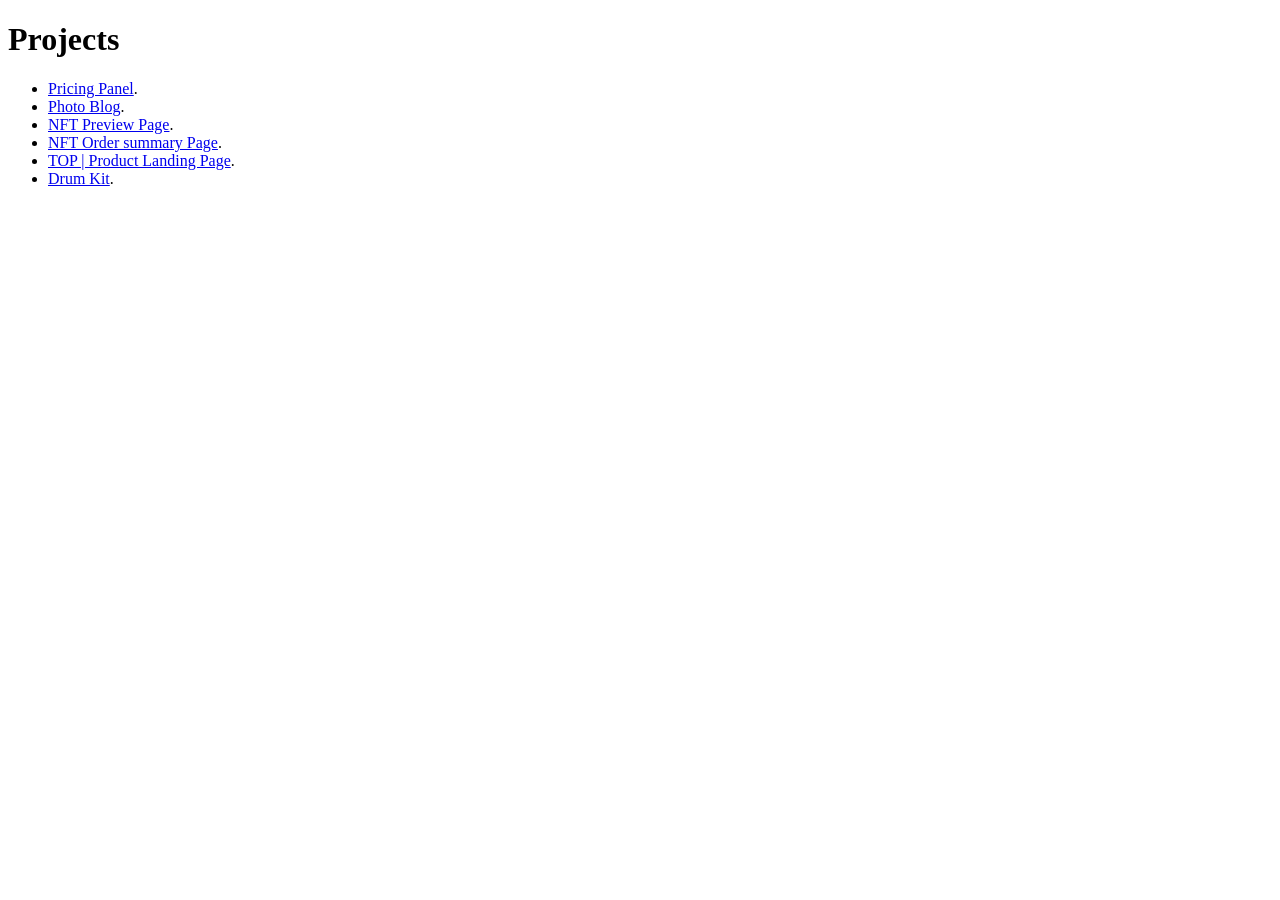
<file: index.html>
<!DOCTYPE html>
<html lang="en">
<head>
    <meta charset="UTF-8">
    <meta http-equiv="X-UA-Compatible" content="IE=edge">
    <meta name="viewport" content="width=device-width, initial-scale=1.0">
    <title>Main Page</title>
</head>
<body>

    <h1>Projects</h1>

    <ul>
        <li><a href="/UdemyCourseWebDev/PriceTable/PricingPanel/OwnEffort/index.html">Pricing Panel</a>.</li>
        <li><a href="/UdemyCourseWebDev/PhotoBlog/index.html">Photo Blog</a>.</li>
        <li><a href="/UdemyCourseWebDev/FrontEndMentor/NFTPreviewCard/index.html">NFT Preview Page</a>.</li>
        <li><a href="/UdemyCourseWebDev/FrontEndMentor/OrderSummaryComponent/index.html">NFT Order summary Page</a>.</li>
        <li><a href="https://dragostinh.github.io/ProjectLandingPage/">TOP | Product Landing Page</a>.</li>
        <li><a href="/UdemyCourseWebDev/JSDrumKit/index-START.html">Drum Kit</a>.</li>
    </ul>
    
</body>
</html>
</file>
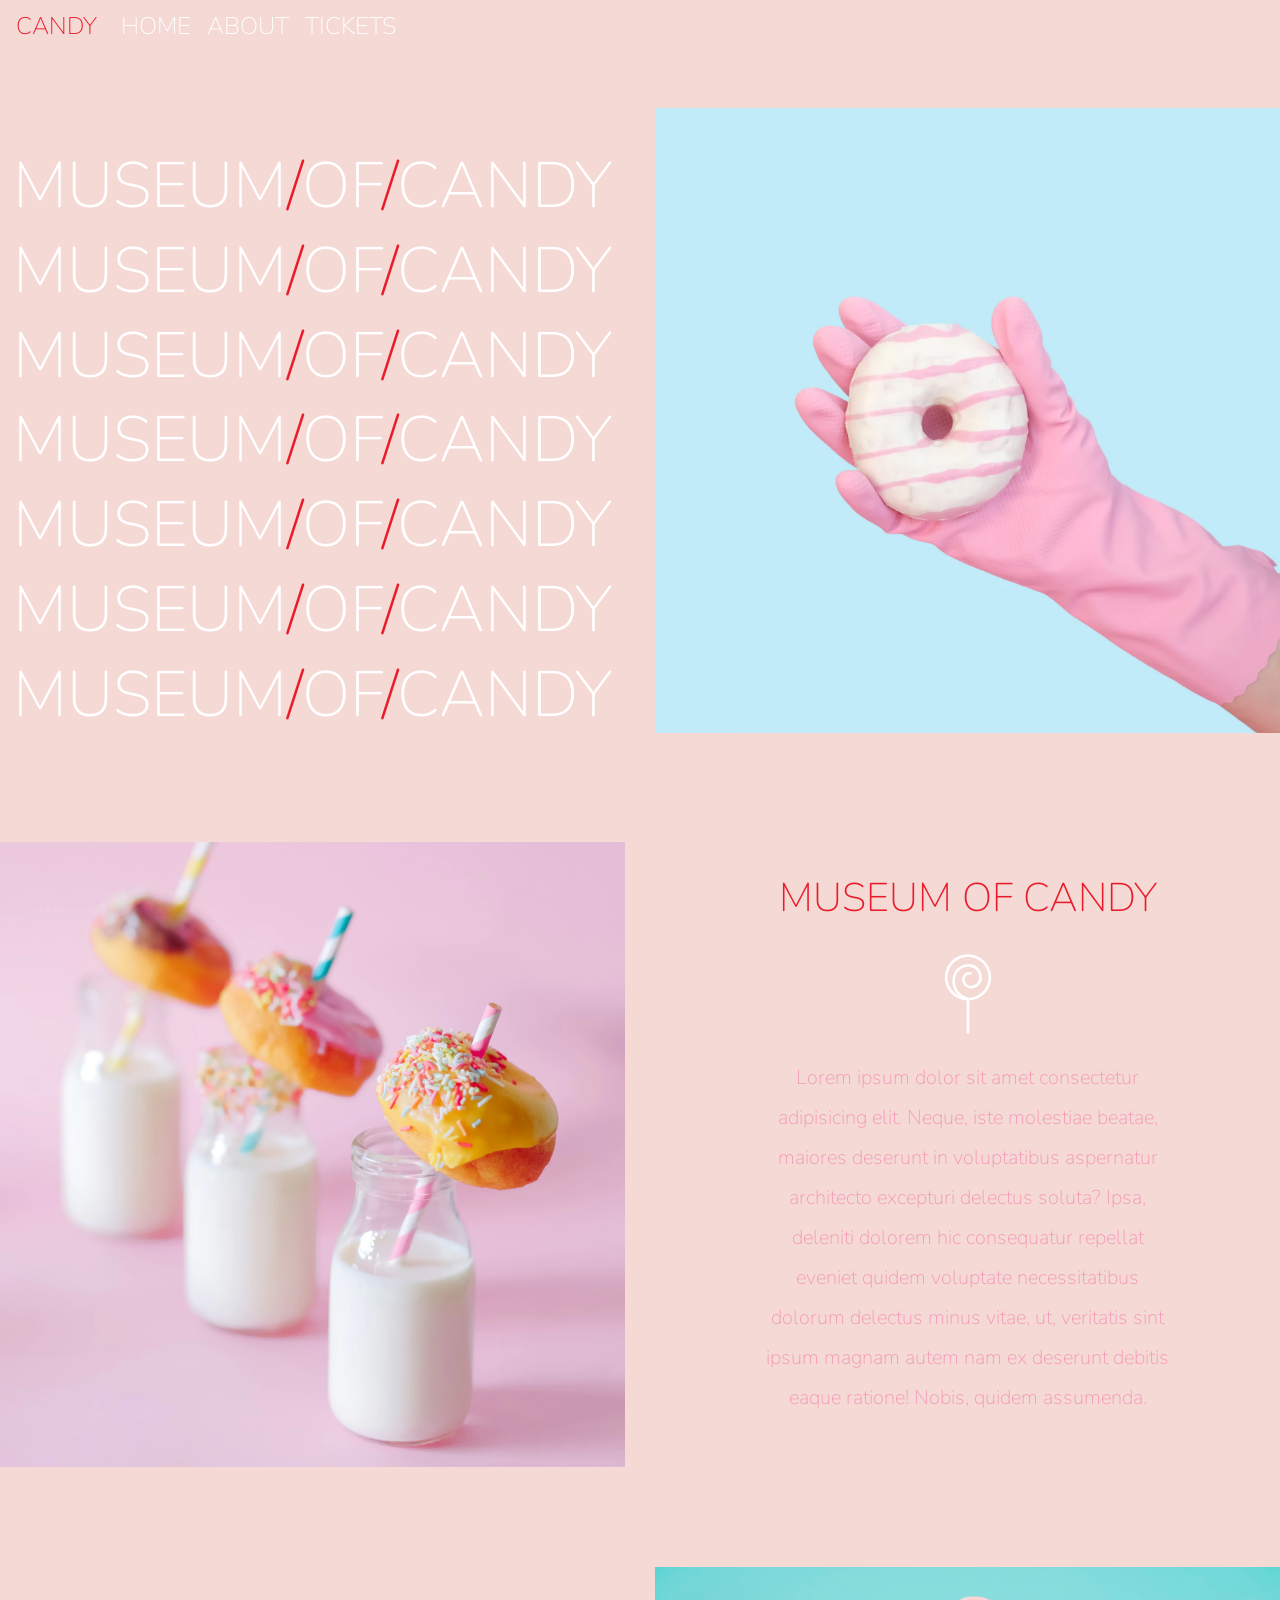
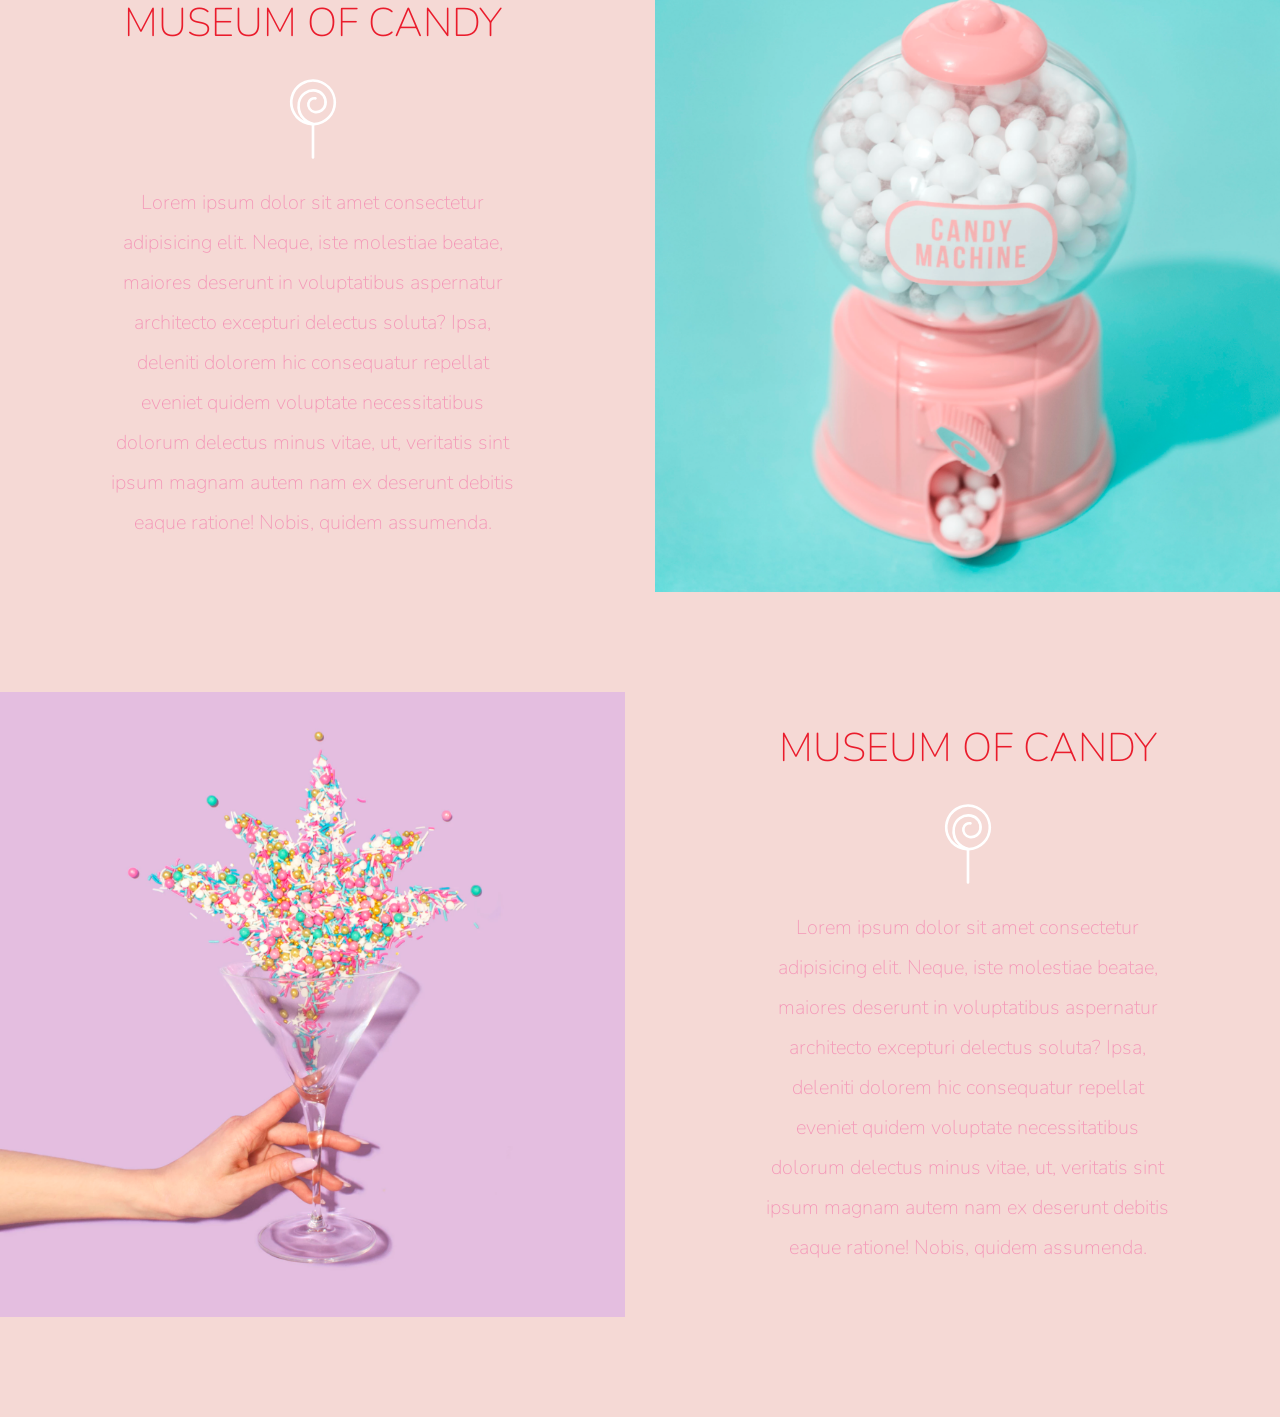
<file: BootstrapPage/index.html>
<!doctype html>
<html lang="en">

<head>
  <!-- Required meta tags -->
  <meta charset="utf-8">
  <meta name="viewport" content="width=device-width, initial-scale=1, shrink-to-fit=no">

  <!-- Google Font -->
  <link href="https://fonts.googleapis.com/css?family=Nunito:200,300,400,700" rel="stylesheet">

  <!-- Bootstrap CSS -->
  <link rel="stylesheet" href="https://stackpath.bootstrapcdn.com/bootstrap/4.1.3/css/bootstrap.min.css"
    integrity="sha384-MCw98/SFnGE8fJT3GXwEOngsV7Zt27NXFoaoApmYm81iuXoPkFOJwJ8ERdknLPMO" crossorigin="anonymous">

  <!-- Custom CSS -->
  <link rel="stylesheet" href="app.css">

  <title>Museum of Candy</title>
</head>

<body>

  <!-- MAIN NAV BAR STARTS HERE -->

  <nav id="mainNavbar" class="navbar navbar-dark navbar-expand-md py-0 fixed-top">
    <a href="#" class="navbar-brand">CANDY</a>
    <button class="navbar-toggler" data-toggle="collapse" data-target="#navLinks" aria-label="Toggle navigation">
        <span class="navbar-toggler-icon"></span>
    </button>
    <div class="collapse navbar-collapse" id="navLinks">
        <ul class="navbar-nav">
            <li class="nav-item">
                <a href="" class="nav-link">HOME</a>
            </li>
            <li class="nav-item">
                <a href="" class="nav-link">ABOUT</a>
            </li>
            <li class="nav-item">
                <a href="" class="nav-link">TICKETS</a>
            </li>
        </ul>
    </div>
</nav>

  <!-- FIRST CONTAINER -->
  <!-- First section -->

  <section class="container-fluid px-0">

    <div class="row align-items-center">

      <!-- 6 headings -->
      <div class="col-6">

        <div id="headings" class="text-white text-center d-none d-lg-block mt-5">
          <h1 class>
            MUSEUM<span>/</span>OF<span>/</span>CANDY
          </h1>
          <h1 class>
            MUSEUM<span>/</span>OF<span>/</span>CANDY
          </h1>
          <h1 class>
            MUSEUM<span>/</span>OF<span>/</span>CANDY
          </h1>
          <h1 class>
            MUSEUM<span>/</span>OF<span>/</span>CANDY
          </h1>
          <h1 class>
            MUSEUM<span>/</span>OF<span>/</span>CANDY
          </h1>
          <h1 class>
            MUSEUM<span>/</span>OF<span>/</span>CANDY
          </h1>
          <h1 class>
            MUSEUM<span>/</span>OF<span>/</span>CANDY
          </h1>
        </div>

      </div>
      <div class="col-lg-6">
        <img src="../BootstrapPage/imgs/hand2.png" class="img-fluid" alt="...">
      </div>

  </section>

  <!-- Second section -->

  <section class="container-fluid px-0">

    <div class="row align-items-center content">

      <div class="col-md-6 order-2 order-md-1">
        <img src="imgs/milk.png" class="img-fluid" alt="">
      </div>

      <div class="col-md-6 text-center order-1 order-md-2">
        <div class="row justify-content-center">
          <div class="col-10 col-lg-8">
            <h2 class>
              MUSEUM OF CANDY
            </h2>

            <img src="imgs/lolli_icon.png" alt="" class="d-none d-lg-inline">
            <p class="lead">Lorem ipsum dolor sit amet consectetur adipisicing elit. Neque, iste molestiae
              beatae, maiores deserunt
              in voluptatibus
              aspernatur architecto excepturi delectus soluta? Ipsa, deleniti dolorem hic consequatur
              repellat eveniet quidem
              voluptate necessitatibus dolorum delectus minus vitae, ut, veritatis sint ipsum magnam
              autem nam ex deserunt debitis
              eaque ratione! Nobis, quidem assumenda.</p>
          </div>
        </div>
      </div>

    </div>

  </section>

  <!-- Third section -->

  <section class="container-fluid px-0">

    <div class="row align-items-center content">



      <div class="col-md-6 text-center">
        <div class="row justify-content-center">
          <div class="col-10 col-lg-8">
            <h2 class>
              MUSEUM OF CANDY
            </h2>

            <img src="imgs/lolli_icon.png" alt="" class="d-none d-lg-inline">
            <p class="lead">Lorem ipsum dolor sit amet consectetur adipisicing elit. Neque, iste molestiae
              beatae, maiores deserunt
              in voluptatibus
              aspernatur architecto excepturi delectus soluta? Ipsa, deleniti dolorem hic consequatur
              repellat eveniet quidem
              voluptate necessitatibus dolorum delectus minus vitae, ut, veritatis sint ipsum magnam
              autem nam ex deserunt debitis
              eaque ratione! Nobis, quidem assumenda.</p>
          </div>
        </div>
      </div>

      <div class="col-md-6">
        <img src="imgs/gumball.png" class="img-fluid" alt="">
      </div>

    </div>

  </section>

  <!-- Fourth Section -->

  <section class="container-fluid px-0">

    <div class="row align-items-center content">

      <div class="col-md-6 order-2 order-md-1">
        <img src="imgs/sprinkles.png" class="img-fluid" alt="">
      </div>

      <div class="col-md-6 text-center order-1 order-md-2">
        <div class="row justify-content-center">
          <div class="col-10 col-lg-8">
            <h2 class>
              MUSEUM OF CANDY
            </h2>

            <img src="imgs/lolli_icon.png" alt="" class="d-none d-lg-inline">
            <p class="lead">Lorem ipsum dolor sit amet consectetur adipisicing elit. Neque, iste molestiae
              beatae, maiores deserunt
              in voluptatibus
              aspernatur architecto excepturi delectus soluta? Ipsa, deleniti dolorem hic consequatur
              repellat eveniet quidem
              voluptate necessitatibus dolorum delectus minus vitae, ut, veritatis sint ipsum magnam
              autem nam ex deserunt debitis
              eaque ratione! Nobis, quidem assumenda.</p>
          </div>
        </div>
      </div>

    </div>

  </section>




  <!-- Optional JavaScript -->
  <!-- jQuery first, then Popper.js, then Bootstrap JS -->
  <script src="https://code.jquery.com/jquery-3.3.1.slim.min.js"
    integrity="sha384-q8i/X+965DzO0rT7abK41JStQIAqVgRVzpbzo5smXKp4YfRvH+8abtTE1Pi6jizo"
    crossorigin="anonymous"></script>
  <script src="https://cdnjs.cloudflare.com/ajax/libs/popper.js/1.14.3/umd/popper.min.js"
    integrity="sha384-ZMP7rVo3mIykV+2+9J3UJ46jBk0WLaUAdn689aCwoqbBJiSnjAK/l8WvCWPIPm49"
    crossorigin="anonymous"></script>
  <script src="https://stackpath.bootstrapcdn.com/bootstrap/4.1.3/js/bootstrap.min.js"
    integrity="sha384-ChfqqxuZUCnJSK3+MXmPNIyE6ZbWh2IMqE241rYiqJxyMiZ6OW/JmZQ5stwEULTy"
    crossorigin="anonymous"></script>



  <script>
    $(function () {
      $(document).scroll(function () {
        var $nav = $("#mainNavbar");
        $nav.toggleClass("scrolled", $(this).scrollTop() > $nav.height());
      });
    });
  </script>

</body>

</html>
</file>
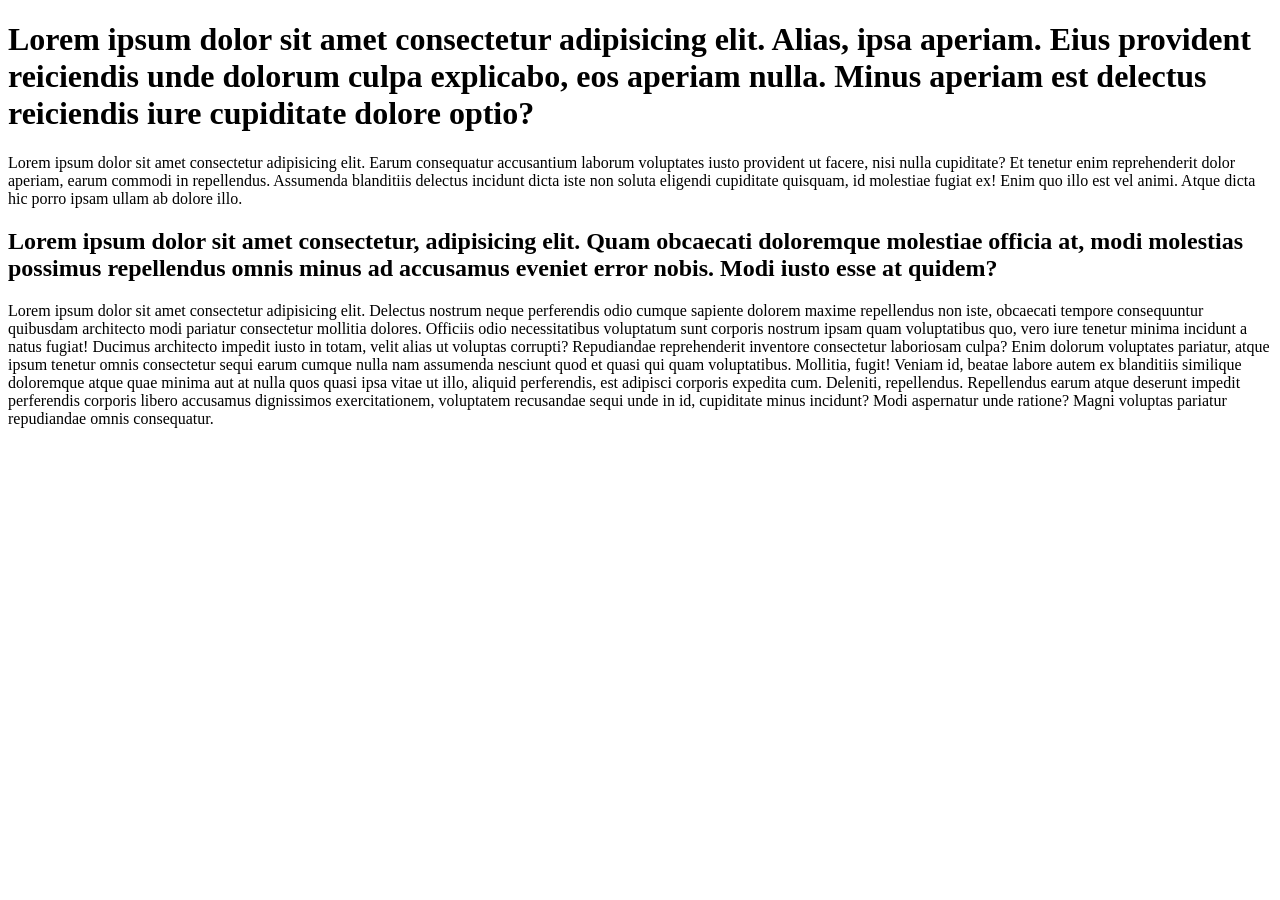
<file: CSS/index.html>
<!DOCTYPE html>
<html lang="en">

<head>
    <meta charset="UTF-8">
    <meta http-equiv="X-UA-Compatible" content="IE=edge">
    <meta name="viewport" content="width=device-width, initial-scale=1.0">
    <title>Document</title>
</head>

<body>
    <h1>
        Lorem ipsum dolor sit amet consectetur adipisicing elit. Alias, ipsa aperiam. Eius provident reiciendis unde
        dolorum culpa explicabo, eos aperiam nulla. Minus aperiam est delectus reiciendis iure cupiditate dolore optio?
    </h1>

    <p>
        Lorem ipsum dolor sit amet consectetur adipisicing elit. Earum consequatur accusantium laborum voluptates iusto
        provident ut facere, nisi nulla cupiditate? Et tenetur enim reprehenderit dolor aperiam, earum commodi in
        repellendus.
        Assumenda blanditiis delectus incidunt dicta iste non soluta eligendi cupiditate quisquam, id molestiae fugiat
        ex! Enim quo illo est vel animi. Atque dicta hic porro ipsam ullam ab dolore illo.
    </p>

    <h2>
        Lorem ipsum dolor sit amet consectetur, adipisicing elit. Quam obcaecati doloremque molestiae officia at, modi
        molestias possimus repellendus omnis minus ad accusamus eveniet error nobis. Modi iusto esse at quidem?</h2>

    <p>
        Lorem ipsum dolor sit amet consectetur adipisicing elit. Delectus nostrum neque perferendis odio cumque sapiente
        dolorem maxime repellendus non iste, obcaecati tempore consequuntur quibusdam architecto modi pariatur
        consectetur mollitia dolores.
        Officiis odio necessitatibus voluptatum sunt corporis nostrum ipsam quam voluptatibus quo, vero iure tenetur
        minima incidunt a natus fugiat! Ducimus architecto impedit iusto in totam, velit alias ut voluptas corrupti?
        Repudiandae reprehenderit inventore consectetur laboriosam culpa? Enim dolorum voluptates pariatur, atque ipsum
        tenetur omnis consectetur sequi earum cumque nulla nam assumenda nesciunt quod et quasi qui quam voluptatibus.
        Mollitia, fugit!
        Veniam id, beatae labore autem ex blanditiis similique doloremque atque quae minima aut at nulla quos quasi ipsa
        vitae ut illo, aliquid perferendis, est adipisci corporis expedita cum. Deleniti, repellendus.
        Repellendus earum atque deserunt impedit perferendis corporis libero accusamus dignissimos exercitationem,
        voluptatem recusandae sequi unde in id, cupiditate minus incidunt? Modi aspernatur unde ratione? Magni voluptas
        pariatur repudiandae omnis consequatur.</p>
</body>

</html>
</file>
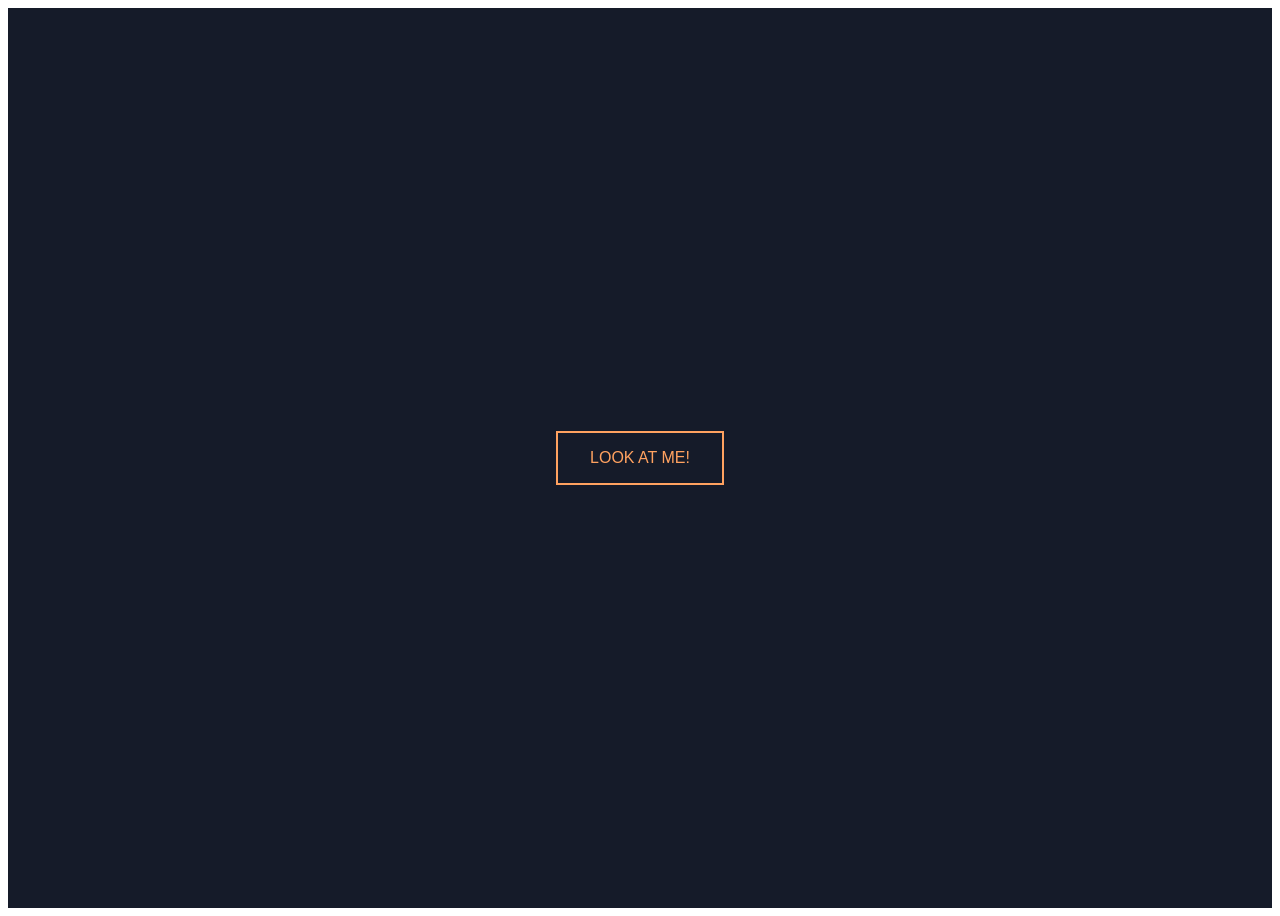
<file: Transformations/index.html>
<!DOCTYPE html>
<html lang="en">

<head>
    <meta charset="UTF-8">
    <meta http-equiv="X-UA-Compatible" content="IE=edge">
    <meta name="viewport" content="width=device-width, initial-scale=1.0">
    <title>Fancy Button</title>
    <link rel="stylesheet" href="styles.css">
    
</head>

<body>
    <div>

        <button>LOOK AT ME!</button>

    </div>

</body>

</html>
</file>
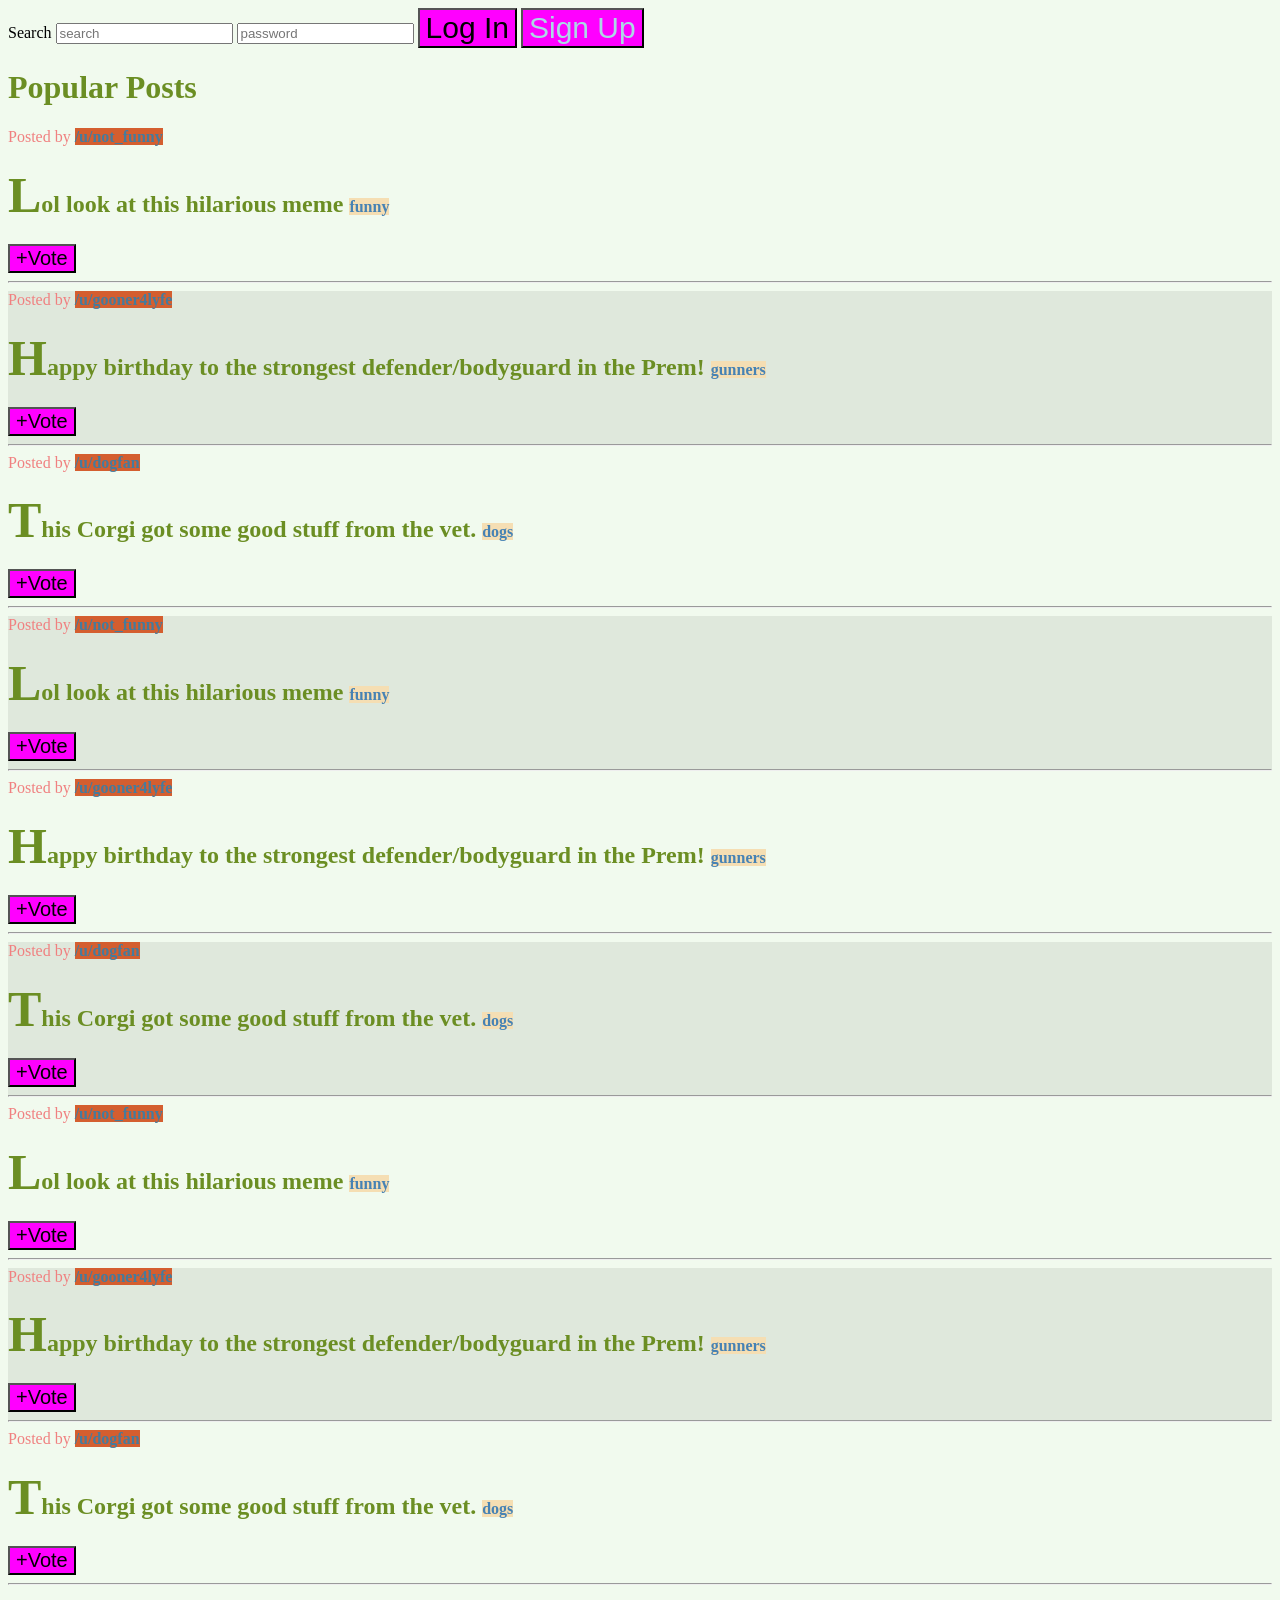
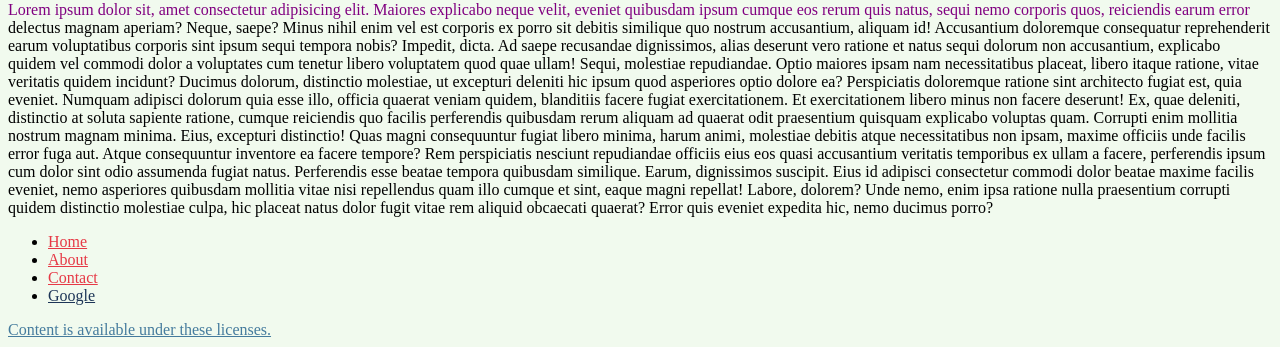
<file: CSS/CSS_Selectors/index.html>
<!DOCTYPE html>
<html lang="en">

<head>
    <meta charset="UTF-8">
    <meta name="viewport" content="width=device-width, initial-scale=1.0">
    <title>CSS Selectors</title>

    <link rel="stylesheet" href="app.css">
    <link rel="stylesheet" href="more_styles.css">
</head>


<body>
    <nav>
        <label for="search">Search</label>
        <input type="text" placeholder="search" id="search">
        <input type="password" placeholder="password">
        <button>Log In</button>
        <button id="signup">Sign Up</button>
    </nav>
    <main>
        <h1>Popular Posts</h1>
        <section class="post">
            <span>Posted by <a href="#213adas">/u/not_funny</a></span>
            <h2>Lol look at this hilarious meme <span class="tag">funny</span></h2>
            <button>+Vote</button>
            <hr>
        </section>
        <section class="post">
            <span>Posted by <a href="#345adas">/u/gooner4lyfe</a></span>
            <h2>Happy birthday to the strongest defender/bodyguard in the Prem! <span class="tag">gunners</span></h2>
            <button>+Vote</button>
            <hr>
        </section>
        <section class="post">
            <span>Posted by <a href="#981adas">/u/dogfan</a></span>
            <h2>This Corgi got some good stuff from the vet. <span class="tag">dogs</span></h2>
            <button>+Vote</button>
            <hr>
        </section>
        <section class="post">
            <span>Posted by <a href="#213adas">/u/not_funny</a></span>
            <h2>Lol look at this hilarious meme <span class="tag">funny</span></h2>
            <button>+Vote</button>
            <hr>
        </section>
        <section class="post">
            <span>Posted by <a href="#345adas">/u/gooner4lyfe</a></span>
            <h2>Happy birthday to the strongest defender/bodyguard in the Prem! <span class="tag">gunners</span></h2>
            <button>+Vote</button>
            <hr>
        </section>
        <section class="post">
            <span>Posted by <a href="#981adas">/u/dogfan</a></span>
            <h2>This Corgi got some good stuff from the vet. <span class="tag">dogs</span></h2>
            <button>+Vote</button>
            <hr>
        </section>
        <section class="post">
            <span>Posted by <a href="#213adas">/u/not_funny</a></span>
            <h2>Lol look at this hilarious meme <span class="tag">funny</span></h2>
            <button>+Vote</button>
            <hr>
        </section>
        <section class="post">
            <span>Posted by <a href="#345adas">/u/gooner4lyfe</a></span>
            <h2>Happy birthday to the strongest defender/bodyguard in the Prem! <span class="tag">gunners</span></h2>
            <button>+Vote</button>
            <hr>
        </section>
        <section class="post">
            <span>Posted by <a href="#981adas">/u/dogfan</a></span>
            <h2>This Corgi got some good stuff from the vet. <span class="tag">dogs</span></h2>
            <button>+Vote</button>
            <hr>
        </section>

        <p>Lorem ipsum dolor sit, amet consectetur adipisicing elit. Maiores explicabo neque velit, eveniet quibusdam
            ipsum cumque eos rerum quis natus, sequi nemo corporis quos, reiciendis earum error delectus magnam aperiam?
            Neque, saepe? Minus nihil enim vel est corporis ex porro sit debitis similique quo nostrum accusantium,
            aliquam id! Accusantium doloremque consequatur reprehenderit earum voluptatibus corporis sint ipsum sequi
            tempora nobis?
            Impedit, dicta. Ad saepe recusandae dignissimos, alias deserunt vero ratione et natus sequi dolorum non
            accusantium, explicabo quidem vel commodi dolor a voluptates cum tenetur libero voluptatem quod quae ullam!
            Sequi, molestiae repudiandae. Optio maiores ipsam nam necessitatibus placeat, libero itaque ratione, vitae
            veritatis quidem incidunt? Ducimus dolorum, distinctio molestiae, ut excepturi deleniti hic ipsum quod
            asperiores optio dolore ea?
            Perspiciatis doloremque ratione sint architecto fugiat est, quia eveniet. Numquam adipisci dolorum quia esse
            illo, officia quaerat veniam quidem, blanditiis facere fugiat exercitationem. Et exercitationem libero minus
            non facere deserunt!
            Ex, quae deleniti, distinctio at soluta sapiente ratione, cumque reiciendis quo facilis perferendis
            quibusdam rerum aliquam ad quaerat odit praesentium quisquam explicabo voluptas quam. Corrupti enim mollitia
            nostrum magnam minima.
            Eius, excepturi distinctio! Quas magni consequuntur fugiat libero minima, harum animi, molestiae debitis
            atque necessitatibus non ipsam, maxime officiis unde facilis error fuga aut. Atque consequuntur inventore ea
            facere tempore?
            Rem perspiciatis nesciunt repudiandae officiis eius eos quasi accusantium veritatis temporibus ex ullam a
            facere, perferendis ipsum cum dolor sint odio assumenda fugiat natus. Perferendis esse beatae tempora
            quibusdam similique.
            Earum, dignissimos suscipit. Eius id adipisci consectetur commodi dolor beatae maxime facilis eveniet, nemo
            asperiores quibusdam mollitia vitae nisi repellendus quam illo cumque et sint, eaque magni repellat! Labore,
            dolorem?
            Unde nemo, enim ipsa ratione nulla praesentium corrupti quidem distinctio molestiae culpa, hic placeat natus
            dolor fugit vitae rem aliquid obcaecati quaerat? Error quis eveniet expedita hic, nemo ducimus porro?</p>
    </main>
    <footer>
        <nav>
            <ul>
                <li>
                    <a href="#home">Home</a>
                </li>
                <li>
                    <a href="#about">About</a>
                </li>
                <li>
                    <a href="#contact">Contact</a>
                </li>
                <li>
                    <a href="www.google.com">Google</a>
                </li>
            </ul>
        </nav>
        <a href="#license">Content is available under these licenses.</a>
    </footer>

</body>

</html>
</file>
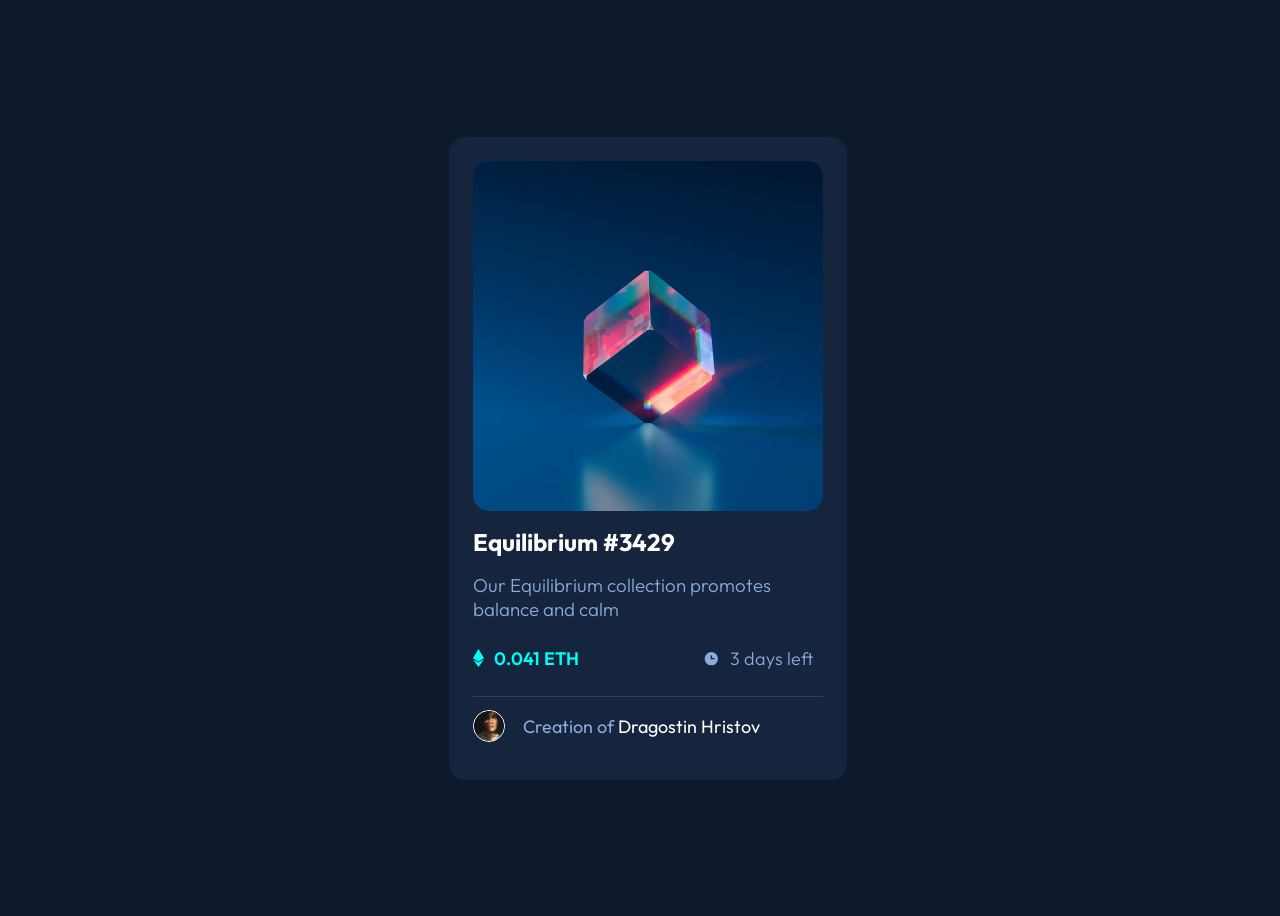
<file: FrontEndMentor/NFTPreviewCard/index.html>
<!DOCTYPE html>
<html lang="en">

<head>
    <meta charset="UTF-8">
    <meta http-equiv="X-UA-Compatible" content="IE=edge">
    <meta name="viewport" content="width=device-width, initial-scale=1.0">
    <title>NFT Preview Card</title>
    <link rel="stylesheet" href="style.css">
    <!-- Imported fron OUTFIT from Google Fonts -->
    <link rel="preconnect" href="https://fonts.googleapis.com">
    <link rel="preconnect" href="https://fonts.gstatic.com" crossorigin>
    <link href="https://fonts.googleapis.com/css2?family=Outfit:wght@300;400;600&display=swap" rel="stylesheet">
</head>

<body>

    <section id="card-container">
        <!-- testing code -->

        <figure class="cube-figure">
            <img class="cube-image" src="./img/image-equilibrium.jpg"
                alt="Image of a transparent cube standing on one of it's edges.">
            <figure class="icon-figure">
                <img class="hover-icon" src="./img/icon-view.svg" alt="eye icon on hover">
            </figure>

        </figure>



        <div id="text-info">

            <h2 class="card-title">Equilibrium #3429</h2>

            <h3 class="card-description">Our Equilibrium collection promotes balance and calm</h3>

        </div>
        <div class="card-paragraphs">

            <div class="eth-section">

                <img class="eth-img" src="./img/icon-ethereum.svg" alt="Icon for the crypto currency Etherium">

                <p class="eth">
                    0.041 ETH
                </p>
            </div>


            <div class="time-section">

                <img class="clock-img" src="./img/icon-clock.svg" alt="picture of a small clock showing 3 o'clock">

                <p class="clock">
                    3 days left
                </p>
            </div>

        </div>



        <footer class="card-footer">
            <img src="./img/image-avatar.png" alt="">

            <p>

                <span class="creation-of">Creation of</span> <span class="creator">Dragostin Hristov</span>
            </p>


        </footer>
        </div>



    </section>

</body>

</html>
</file>
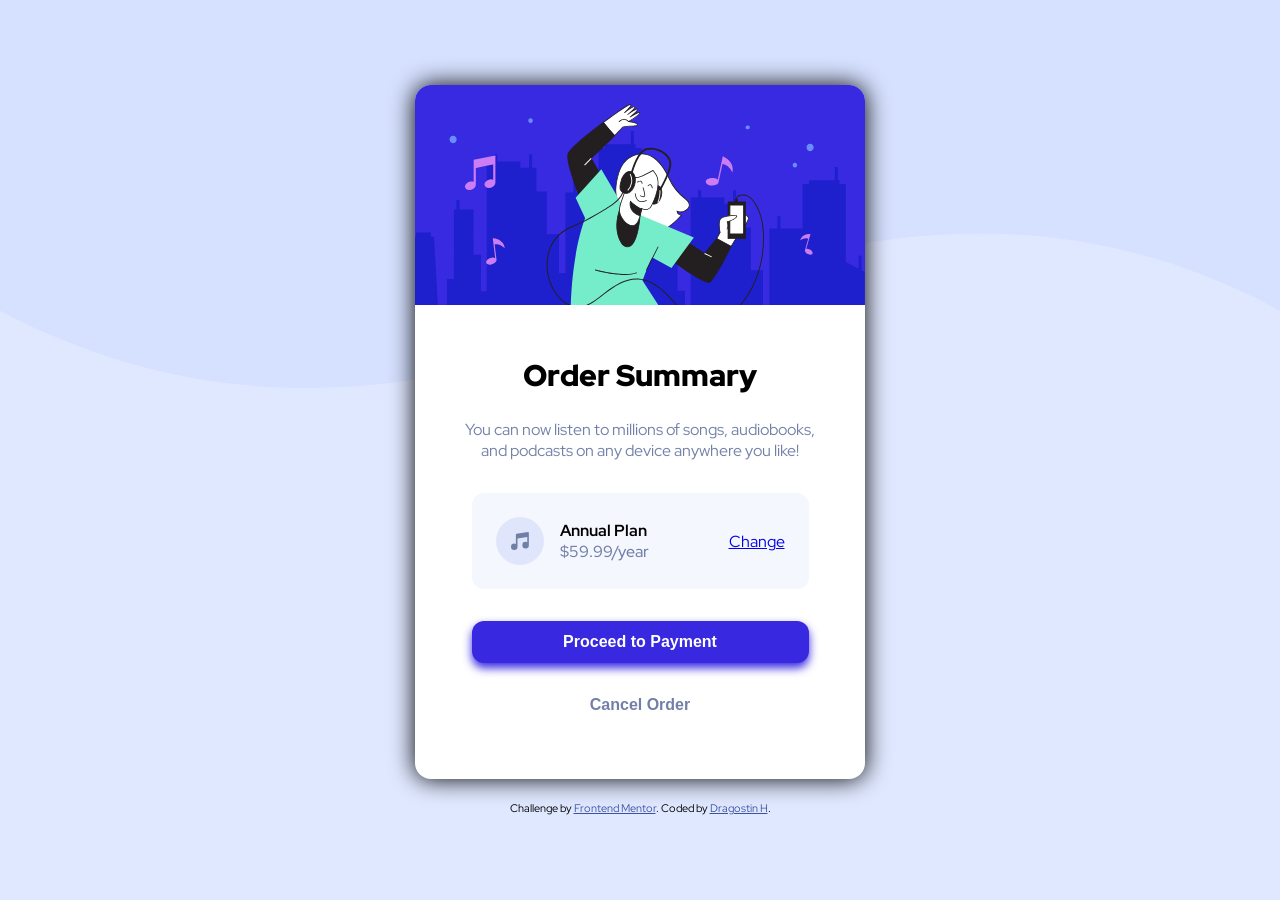
<file: FrontEndMentor/OrderSummaryComponent/index.html>
<!DOCTYPE html>
<html lang="en">

<head>
  <meta charset="UTF-8">
  <meta name="viewport" content="width=device-width, initial-scale=1.0">
  <!-- displays site properly based on user's device -->

  <link rel="stylesheet" href="style.css">
  <link rel="icon" type="image/png" sizes="32x32" href="./images/favicon-32x32.png">

  <!-- FONT FROM GOOGLE  -->
  <link rel="preconnect" href="https://fonts.googleapis.com">
  <link rel="preconnect" href="https://fonts.gstatic.com" crossorigin>
  <link href="https://fonts.googleapis.com/css2?family=Red+Hat+Display:wght@500;700;900&display=swap" rel="stylesheet">

  <title>Frontend Mentor | Order summary card</title>

  <!-- Feel free to remove these styles or customise in your own stylesheet 👍 -->
  <style>
    .attribution {
      font-size: 11px;
      text-align: center;
    }

    .attribution a {
      color: hsl(228, 45%, 44%);
    }
  </style>
</head>

<body>

  <section id="card-container">

    <figure class="img-container">
      <img class="top-img" src="./images/illustration-hero.svg" alt="a person dancing while wearing headphones">
    </figure>


    <div class="text-section">

      <h1>
        Order Summary
      </h1>
      <p>

        You can now listen to millions of songs, audiobooks, and podcasts on any
        device anywhere you like!

      </p>

    </div>
    <div class="lower-bit">
      <div class="plan-section">
        <img class="music-note-img" src="./images/icon-music.svg" alt="image of a music note">
        <p class="type-of-plan">
          Annual Plan
          <br>
          <span class="price">$59.99/year</span>
        </p>
        <a href="#" class="change-button">Change</a>
      </div>


      <button class="proceed-button">
        Proceed to Payment
      </button>

      <button class="cancel-button">
        Cancel Order
      </button>

    </div>
  </section>

  <div class="attribution">
    Challenge by <a href="https://www.frontendmentor.io?ref=challenge" target="_blank">Frontend Mentor</a>.
    Coded by <a href="#">Dragostin H</a>.
  </div>
</body>

</html>
</file>
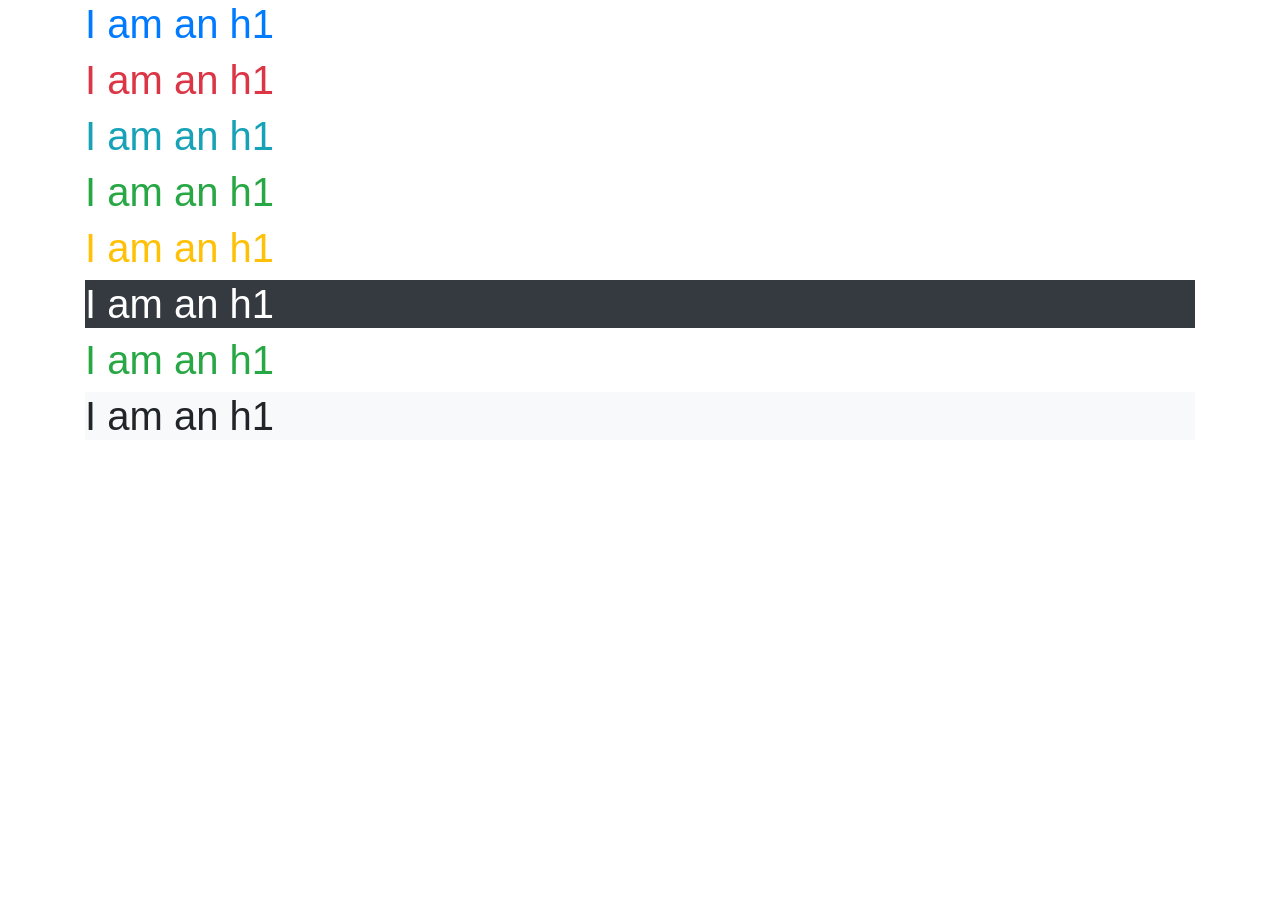
<file: BootstrapPage/Bootstrap4_Code/02_Colors/index.html>
<!doctype html>
<html lang="en">

<head>
    <!-- Required meta tags -->
    <meta charset="utf-8">
    <meta name="viewport" content="width=device-width, initial-scale=1, shrink-to-fit=no">

    <!-- Bootstrap CSS -->
    <link rel="stylesheet" href="https://stackpath.bootstrapcdn.com/bootstrap/4.1.3/css/bootstrap.min.css" integrity="sha384-MCw98/SFnGE8fJT3GXwEOngsV7Zt27NXFoaoApmYm81iuXoPkFOJwJ8ERdknLPMO"
        crossorigin="anonymous">

    <title>Colors</title>
</head>

<body>
    <div class="container">
        <h1 class="text-primary">I am an h1</h1>
        <h1 class="text-danger">I am an h1</h1>
        <h1 class="text-info">I am an h1</h1>
        <h1 class="text-success">I am an h1</h1>
        <h1 class="text-warning">I am an h1</h1>
        <h1 class="text-white bg-dark">I am an h1</h1>
        <h1 class="text-success">I am an h1</h1>
        <h1 class="bg-light">I am an h1</h1>
    </div>

    <!-- Optional JavaScript -->
    <!-- jQuery first, then Popper.js, then Bootstrap JS -->
    <script src="https://code.jquery.com/jquery-3.3.1.slim.min.js" integrity="sha384-q8i/X+965DzO0rT7abK41JStQIAqVgRVzpbzo5smXKp4YfRvH+8abtTE1Pi6jizo"
        crossorigin="anonymous"></script>
    <script src="https://cdnjs.cloudflare.com/ajax/libs/popper.js/1.14.3/umd/popper.min.js" integrity="sha384-ZMP7rVo3mIykV+2+9J3UJ46jBk0WLaUAdn689aCwoqbBJiSnjAK/l8WvCWPIPm49"
        crossorigin="anonymous"></script>
    <script src="https://stackpath.bootstrapcdn.com/bootstrap/4.1.3/js/bootstrap.min.js" integrity="sha384-ChfqqxuZUCnJSK3+MXmPNIyE6ZbWh2IMqE241rYiqJxyMiZ6OW/JmZQ5stwEULTy"
        crossorigin="anonymous"></script>
</body>

</html>
</file>
<file: BootstrapPage/app.css>
body {
    background-color: #f5d9d5;
    font-family: "Nunito", sans-serif;
}


#mainNavbar {
    font-size: 1.5rem;
    font-weight: 100;
}

#mainNavbar .navbar-brand {
    color: #EA1C2C;
    font-size: 1.5rem;


}

#navLinks .nav-link {
    color: white;
}

#navLinks .nav-link:hover {
    color: #EA1C2C;

}

#headings h1 {
    font-size: 64px;
    font-weight: 100;

}

#headings span {
    color: #EA1C2C;
}

img {
    vertical-align: middle;
    border-style: none;
}

.navbar.scrolled{
    background: rgb(222, 192, 222);
    transition: background 500ms;

}

@media (max-width: 1200px)  {
    #headings h1{
        font-weight: 100;
        font-size: 3rem;
    }

}

h2{
    color: #EA1C2C;
    font-weight: 100;
    font-size: 2.5rem;
}

.lead{
    color: #f498b8;
    font-weight: 100;
    font-size: 1.25rem;
    line-height: 2;
}

section{
    margin: 100px;
}
</file>
<file: Transformations/styles.css>
div {
    display: flex;
    align-items: center;
    justify-content: center;
    height: 100vh;
    background-color: #151b29;
}

button {
    background: none;
    color: #ffa260;
    border: 2px solid;
    padding: 1em 2em;
    font-size: 1em;
    transition: all 0.25s;
    transition: color 0.25s, border-color 0.25s, box-shadow 0.1s, transform 0.25s;
}

button:hover {
    border-color: rgb(128, 255, 0);
    color: wheat;
    box-shadow: 0 0.5em 0.5em -0.4em rgb(128, 255, 0);
    transform: translateY(-1.2em);
    cursor: pointer;
}
</file>
<file: CSS/CSS_Selectors/app.css>
/* * {
    background-color: cyan;
} */

body {
    background-color: #f1faee;
}

button {
    font-size: 30px;
    background-color: #a8dadc;
}

h1,h2 {
    color: #1d3557;
}

#signup{
    background-color: #1d3557;
    color: #f1faee;
}

span {
    color: #457b9d;
}

.tag {
    background-color: #e63946;
    color: #f1faee;
    font-size: 16px;
}

.post a {
    color: #457b9d;
    font-weight: 700;
    text-decoration: none;
}

footer a {
    color: #e63946;
}

h2 + button {
    font-size: 20px;
}

footer > a {
    color: #457b9d;
}

input[type="password"] {
    color: greenyellow;
}

a[href*="google"]{
    color: #1d3557;
}


.post a:hover {
    text-decoration: underline;
}


.post button:active {
    background-color: #02c39a;
}

.post:nth-of-type(2n){
    background-color: #dfe8dc;
}

h2::first-letter {
    font-size: 50px;
}

p::first-line {
    color: purple;
}

p::selection {
    background-color: #fcbf49;
}

.post button:hover {
    background-color: #e63946;
    color: #f1faee;
}

button:hover {
    background-color: olive;
}

button {
    background-color: magenta !important;
}
</file>
<file: CSS/CSS_Selectors/more_styles.css>
h1,h2 {
    color: olivedrab;
}

body{
    background-color: #f1faee ;
}

button{
    background-color: cadetblue;
}

#signup{
    background-color: darkblue;
    color: lightblue;
}

span{
    color: lightcoral;
}

.tag {
    background-color: wheat;
    color: steelblue;
}

.post a {
    background-color: rgb(212, 94, 47);
}

.footernav a{
    color: tomato;
    border: 1px solid grey;
}

/* p:hover{
    background-color: turquoise;
} */

/* p:nth-of-type(even){

} */

.footernav{
    border: 4px solid black;
    border-radius: 10px 100px / 120px;
}
</file>
<file: FrontEndMentor/NFTPreviewCard/style.css>
*,
::before,
::after {
    box-sizing: border-box;
}

:root {
    /* Colours */

    /* Primary */
    --primary-soft-blue: hsl(215, 51%, 70%);
    --primary-cyan: rgb(0, 255, 247);


    /* Neutral */
    --main-bg-color: hsl(217, 54%, 11%);
    --card-bg-color: hsl(216, 50%, 16%);
    --line-color: hsl(215, 32%, 27%);
    --generic-white: hsl(0, 0%, 100%);

    /* Body Copy */
    --paragraph-font-size: 18px;

}

body {
    background-color: var(--main-bg-color);
    font-family: Outfit, sans-serif;
    display: flex;
    justify-content: center;
    align-items: center;
    height: 100vh;
    width: 100vw;
}


#card-container {
    display: flex;
    padding: 1.5rem;
    flex-direction: column;
    background-color: var(--card-bg-color);
    border-radius: 1rem;
    flex: 0;

}

.cube-figure{
    position:relative;
    display: flex;
    height: 350px;
    width: 350px;
}

.cube-image {
    border-radius: 1rem;
    width: 350px;
}

.icon-figure{
    display: flex;
    position: absolute;
    background-color:  rgba(0, 255, 247, 0.2);
    height: 100%;
    width: 100%;
    text-align: center;
    opacity: 0;
    align-items: center;
    justify-content: center;
    border-radius: 1rem;
}


figure{
    margin: 0;
}


#text-info {
    flex-direction: column;

}

.card-title {
    display: inline-block;
    margin: 1rem 0 1rem 0;
}


#text-info .card-title {
    color: var(--generic-white);
}

.card-description {
    color: var(--primary-soft-blue);
    font-weight: 300;
    padding: 0;
    margin-top: 0;
    margin-bottom: 1rem;

}

.card-paragraphs {
    display: flex;
    justify-content: space-between;
    font-size: var(--paragraph-font-size);
    border: 1px solid var(--line-color);
    border-width: 0 0 thin 0;
    border-radius: 1px;
    padding-bottom: 1rem;
    margin: 0;

}

.eth {
    color: var(--primary-cyan);
    font-weight: 600;
    margin: 10px;


}

.clock {
    color: var(--primary-soft-blue);
    font-weight: 300;
    margin: 10px;

}



.eth-section {
    display: flex;
    align-items: center;
}

.time-section {
    display: flex;
    align-items: center;
}



.card-footer {
    display: flex;
    align-items: center;
    font-size: var(--paragraph-font-size);


}

.card-footer img {
    border: 1px solid var(--generic-white);
    border-radius: 50%;
    flex: 0 1 auto;
    width: 32px;
    height: 32px;
    margin-right: 1em;

}

.card-footer .creation-of {
    color: var(--primary-soft-blue);

}

.card-footer .creator {
    color: var(--generic-white);
}


/* transitions */

.icon-figure{
    transition: opacity 0.25s, 0.1s;
}

.icon-figure:hover{
    opacity: 1;
    cursor: pointer;
}

#card-container {
    transition: box-shadow 0.25s 0.1s;
}

#card-container:hover {
    box-shadow: 0px 6px 12px teal;
}


#text-info .card-title, .creator {
    transition: color 0.25s 0.1s;
}

.creator:hover, #text-info .card-title:hover {
    color: var(--primary-cyan);
    cursor: pointer;
}




/* MEDIA controls below this line */
</file>
<file: FrontEndMentor/OrderSummaryComponent/style.css>
*,
::after,
::before {
    box-sizing: border-box;

}

:root {
    /* PRIMARY COLORS */
    --pale-blue: hsl(225, 100%, 94%);
    --bright-blue: rgb(56, 41, 224);

    /* NEUTRAL */
    --very-pale-blue: hsl(225, 100%, 98%);
    --desaturated-blue: hsl(224, 23%, 55%);
    --dark-blue: hsl(223, 47%, 23%);

    /* FONT SIZING */
    --main-font-size: 16px;

    /* MAIN FONT */
    --main-font-type: "Red Hat Display", sans-sarif;
    --font-weight-500: 500;
    --font-weight-700: 700;
    --font-weight-900: 900;
}

body {
    background-image: url(./images/pattern-background-desktop.svg);
    background-repeat: no-repeat;
    background-size: contain;
    background-position: top;
    background-color: var(--pale-blue);
    font-family: var(--main-font-type);
    height: 100vh;
    width: 100vw;
    display: flex;
    align-items: center;
    justify-content: center;
    flex-direction: column;
    margin: 0;
    padding: 0;
}

#card-container {
    /* border: 2px solid black; */
    display: flex;
    flex-direction: column;
    justify-content: center;
    align-items: center;
    background-color: white;
    width: 450px;
    border-radius: 1rem;
    box-shadow: 0px 0px 24px black;
}

.img-container {
    margin: 0;
    padding: 0;
}

.top-img {
    padding: 0;
    margin: 0;
    border-radius: 1rem 1rem 0 0;

}

.text-section {
    font-size: var(--main-font-size);
    display: flex;
    flex-direction: column;
    align-items: center;
    text-align: center;
    width: 85%;
    /* border: 2px solid black; */
}

.text-section p {
    margin-top: 0;
    padding: 0 0.5em 0 0.5em;
}

h1 {
    font-size: 30px;
    margin-top: 1.5em;
    font-weight: var(--font-weight-900);
}

.text-section p {
    color: var(--desaturated-blue);
}

.lower-bit {
    display: flex;
    flex-direction: column;
}

.plan-section {
    border-radius: 0.75rem;
    background-color: var(--very-pale-blue);
    display: flex;
    align-items: center;
    margin: 1em 0 1em 0;
    padding: 0.5em;
}

.change-button {
    margin: 0 1em 0 5em;
    /* transition: color text-decoration 0.1s 0.2s; */
    /* transition: text-decoration 0.1s 0.2s; */


}

.change-plan-section {
    border: 2px solid black;
    display: flex;
    padding: 1rem;
}

.music-note-img {
    margin: 1em;
}

.type-of-plan {
    font-weight: var(--font-weight-700);
}

.type-of-plan span {
    font-weight: var(--font-weight-500);
    color: var(--desaturated-blue);
}

.proceed-button {
    font-size: var(--main-font-size);
    margin: 1em 0 1em 0;
    padding: 0.75em;
    border-radius: 12px;
    border: none;
    color: white;
    font-weight: var(--font-weight-700);
    background-color: var(--bright-blue);
    box-shadow: 0 5px 10px var(--bright-blue);
    transition: background-color 0.1s 0.2s;
    cursor: pointer;

}

.cancel-button {
    font-size: var(--main-font-size);
    border: none;
    background-color: white;
    color: var(--desaturated-blue);
    font-weight: 700;
    margin: 1em 0 4em 0;
    transition: color 0.1s 0.2s;
    cursor: pointer;
}

.proceed-button:hover {
    background-color: rgba(56, 41, 224, 0.8);
    
}

.cancel-button:hover {
    color: rgba(0, 0, 0, 0.9);
}

.change-button:hover {
    color: rgba(56, 41, 224, 0.5);
    text-decoration: none;
}

.attribution{
    margin-top: 2em;
}
</file>
